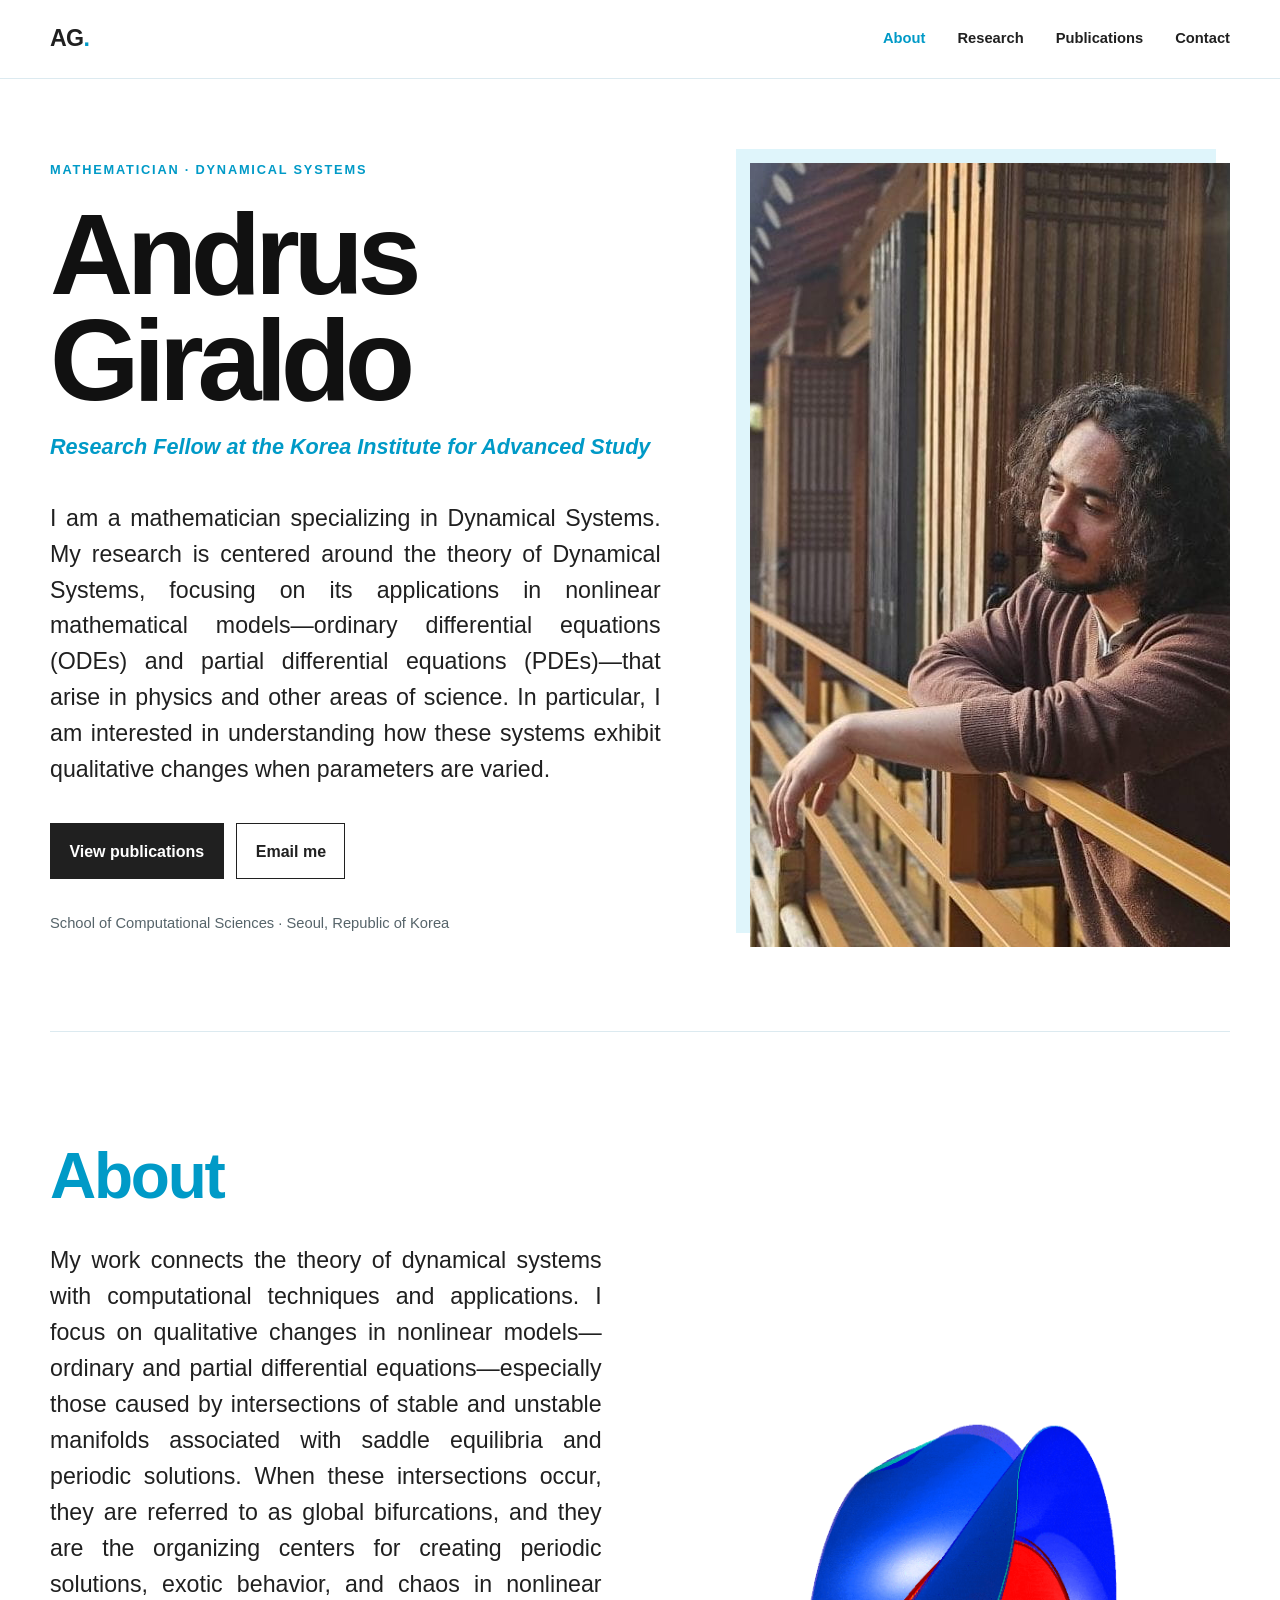
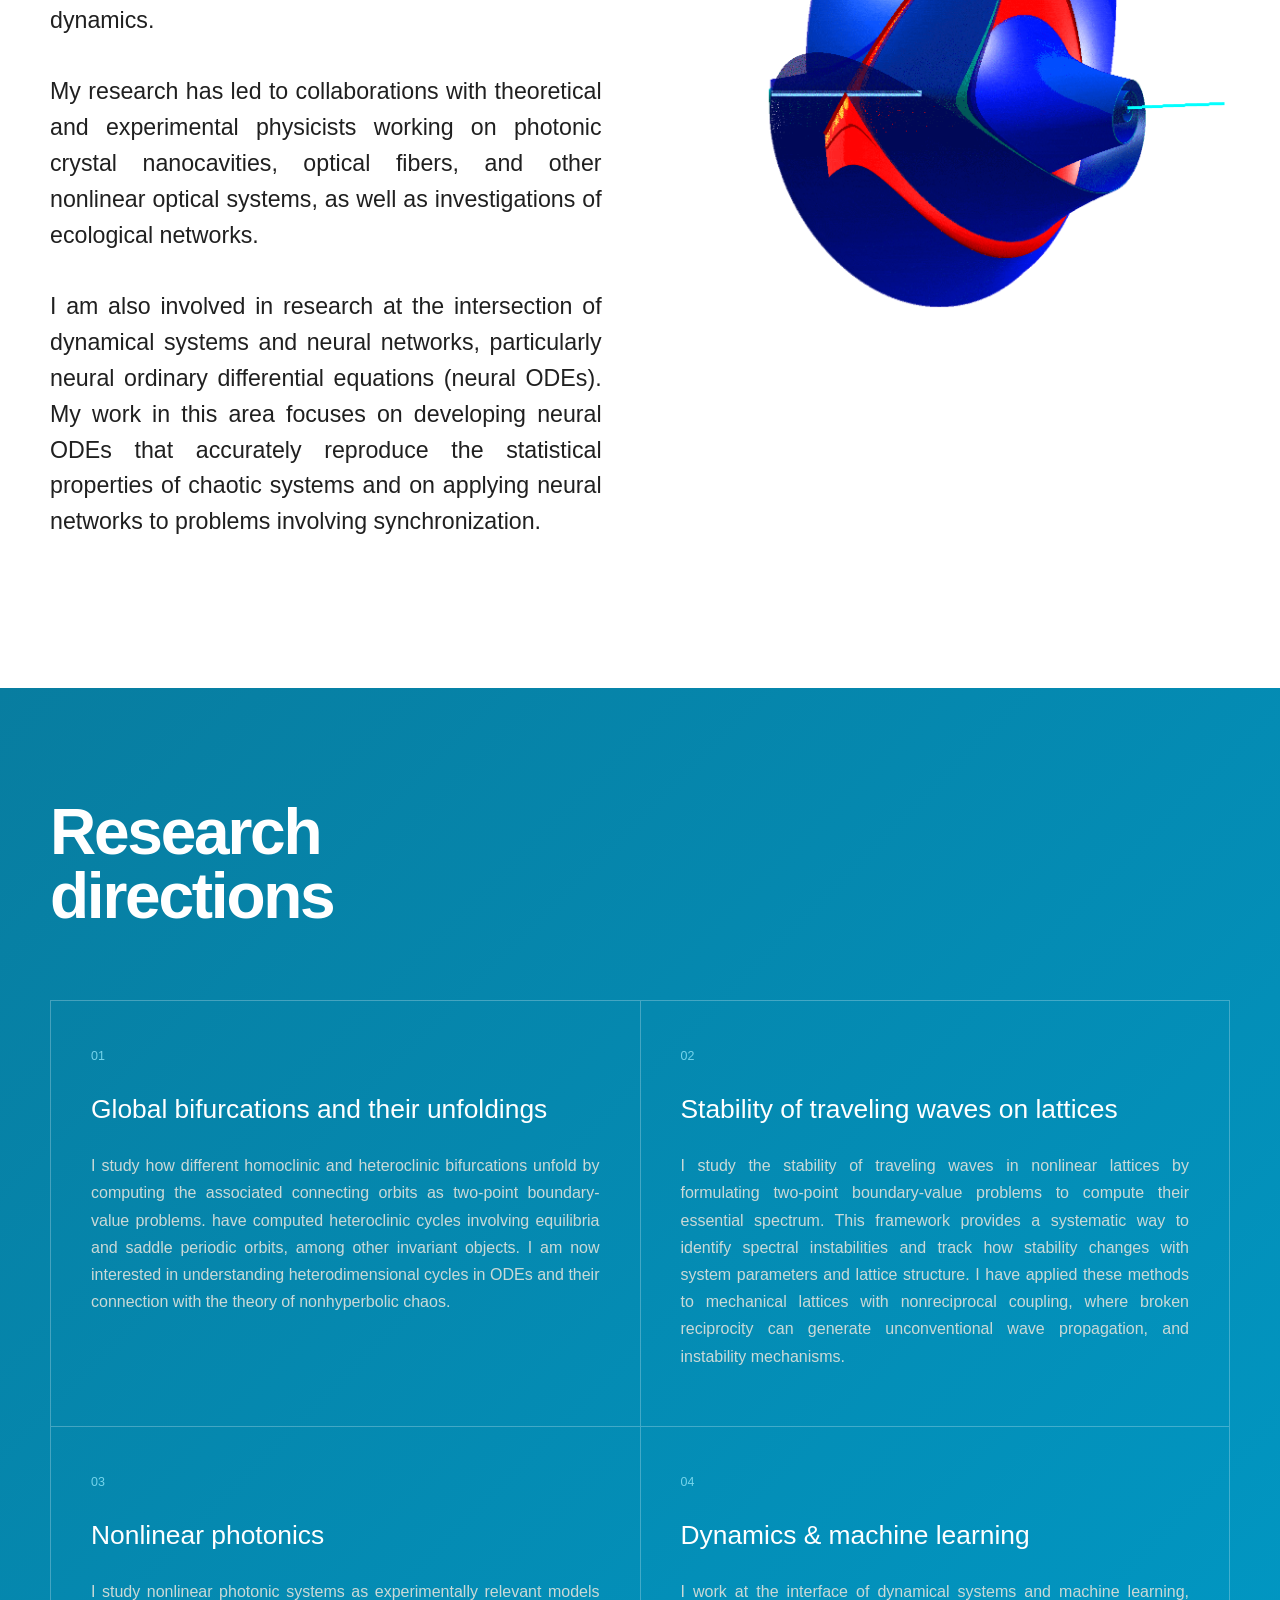
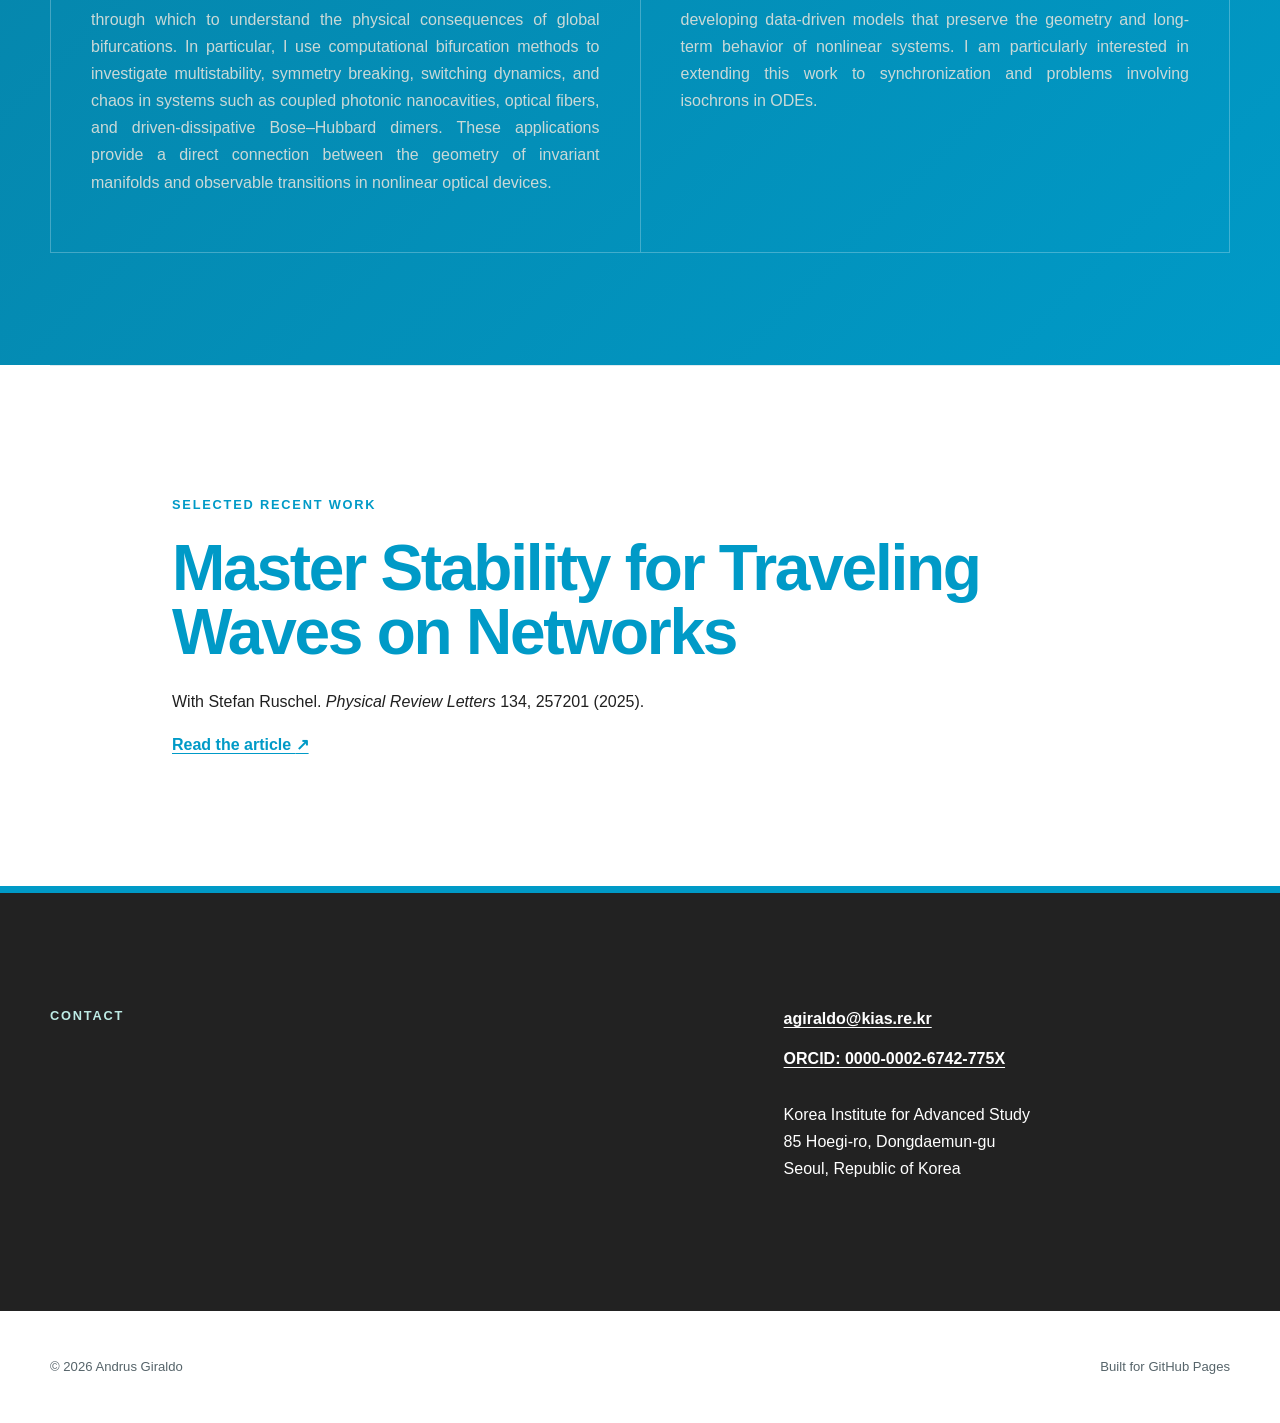
<file: index.html>
<!doctype html>
<html lang="en">
<head>
  <meta charset="utf-8">
  <meta name="viewport" content="width=device-width, initial-scale=1">
  <meta name="description" content="Andrus Giraldo — mathematician working in dynamical systems, bifurcation theory, nonlinear waves, and scientific machine learning.">
  <title>Andrus Giraldo | Dynamical Systems</title>
  <link rel="stylesheet" href="styles.css">
</head>
<body>
  <a class="skip-link" href="#main">Skip to content</a>
  <header class="site-header">
    <nav class="nav shell" aria-label="Primary navigation">
      <a class="wordmark" href="index.html">AG<span>.</span></a>
      <button class="menu-toggle" type="button" aria-expanded="false" aria-controls="nav-links">Menu</button>
      <div class="nav-links" id="nav-links">
        <a class="active" href="index.html">About</a>
        <a href="index.html#research">Research</a>
        <a href="publications.html">Publications</a>
        <a href="index.html#contact">Contact</a>
      </div>
    </nav>
  </header>

  <main id="main">
    <section class="hero shell">
      <div class="hero-copy">
        <p class="eyebrow">Mathematician · Dynamical Systems</p>
        <h1>Andrus Giraldo</h1>
        <p class="role">Research Fellow at the Korea Institute for Advanced Study</p>
        <p class="lead">I am a mathematician specializing in Dynamical Systems. My research is centered around the theory of Dynamical Systems, focusing on its applications in nonlinear mathematical models—ordinary differential equations (ODEs) and partial differential equations (PDEs)—that arise in physics and other areas of science. In particular, I am interested in understanding how these systems exhibit qualitative changes when parameters are varied.</p>
        <div class="hero-actions">
          <a class="button primary" href="publications.html">View publications</a>
          <a class="button secondary" href="mailto:agiraldo@kias.re.kr">Email me</a>
        </div>
        <p class="position">School of Computational Sciences · Seoul, Republic of Korea</p>
      </div>
      <figure class="portrait-wrap">
        <img class="portrait" src="assets/andrus-giraldo.jpg" width="583" height="784" alt="Portrait of Andrus Giraldo">
        <!-- <figcaption>Research Fellow, Korea Institute for Advanced Study</figcaption> -->
      </figure>
    </section>

    <section class="statement shell" aria-labelledby="about-heading">
      <div class="about-copy">
        <h2 id="about-heading">About</h2>
        <p class="lead">My work connects the theory of dynamical systems with computational techniques and applications. I focus on qualitative changes in nonlinear models—ordinary and partial differential equations—especially those caused by intersections of stable and unstable manifolds associated with saddle equilibria and periodic solutions. When these intersections occur, they are referred to as global bifurcations, and they are the organizing centers for creating periodic solutions, exotic behavior, and chaos in nonlinear dynamics.</p>
	<p class="lead">My research has led to collaborations with theoretical and experimental physicists working on photonic crystal nanocavities, optical fibers, and other nonlinear optical systems, as well as investigations of ecological networks.</p>
	<p class="lead">I am also involved in research at the intersection of dynamical systems and neural networks, particularly neural ordinary differential equations (neural ODEs). My work in this area focuses on developing neural ODEs that accurately reproduce the statistical properties of chaotic systems and on applying neural networks to problems involving synchronization.</p>
      </div>
      <figure class="animation-wrap">
        <img src="assets/animationWebNoWhite.gif" width="360" height="500" alt="Animated visualization of a dynamical system">
        <!--  <figcaption>A geometric view of nonlinear dynamics.</figcaption>-->
      </figure>
    </section>

    <section class="research-section" id="research" aria-labelledby="research-heading">
      <div class="shell">
        <div class="section-heading">
          <!-- <p class="section-number">02</p> -->
          <h2 id="research-heading">Research directions</h2>
        </div>
        <div class="research-grid">
          <article>
            <span>01</span>
            <h3>Global bifurcations and their unfoldings</h3>
            <p style="text-align: justify;">I study how different homoclinic and heteroclinic bifurcations unfold by computing the associated connecting orbits as two-point boundary-value problems. have computed heteroclinic cycles involving equilibria and saddle periodic orbits, among other invariant objects. I am now interested in understanding heterodimensional cycles in ODEs and their connection with the theory of nonhyperbolic chaos.</p>
          </article>
          <article>
            <span>02</span>
            <h3>Stability of traveling waves on lattices</h3>
            <p style="text-align: justify;">I study the stability of traveling waves in nonlinear lattices by formulating two-point boundary-value problems to compute their essential spectrum. This framework provides a systematic way to identify spectral instabilities and track how stability changes with system parameters and lattice structure. I have applied these methods to mechanical lattices with nonreciprocal coupling, where broken reciprocity can generate unconventional wave propagation, and instability mechanisms.</p>
          </article>
          <article>
            <span>03</span>
            <h3>Nonlinear photonics</h3>
            <p style="text-align: justify;">I study nonlinear photonic systems as experimentally relevant models through which to understand the physical consequences of global bifurcations. In particular, I use computational bifurcation methods to investigate multistability, symmetry breaking, switching dynamics, and chaos in systems such as coupled photonic nanocavities, optical fibers, and driven-dissipative Bose–Hubbard dimers. These applications provide a direct connection between the geometry of invariant manifolds and observable transitions in nonlinear optical devices.</p>
          </article>
          <article>
            <span>04</span>
            <h3>Dynamics &amp; machine learning</h3>
            <p style="text-align: justify;">I work at the interface of dynamical systems and machine learning, developing data-driven models that preserve the geometry and long-term behavior of nonlinear systems. I am particularly interested in extending this work to synchronization and problems involving isochrons in ODEs.</p>
          </article>
        </div>
      </div>
    </section>

    <section class="featured shell" aria-labelledby="featured-heading">
      <p class="section-number"> </p>
      <div>
        <p class="eyebrow">Selected recent work</p>
        <h2 id="featured-heading">Master Stability for Traveling Waves on Networks</h2>
        <p>With Stefan Ruschel. <em>Physical Review Letters</em> 134, 257201 (2025).</p>
        <a class="text-link" href="https://doi.org/10.1103/6v64-j5fd">Read the article <span aria-hidden="true">↗</span></a>
      </div>
    </section>

    <section class="contact-section" id="contact" aria-labelledby="contact-heading">
      <div class="shell contact-grid">
        <div>
          <p class="eyebrow light">Contact</p>
          <!-- <h2 id="contact-heading">Let’s discuss mathematics.</h2> -->
        </div>
        <address>
          <a href="mailto:agiraldo@kias.re.kr">agiraldo@kias.re.kr</a>
          <a href="https://orcid.org/0000-0002-6742-775X">ORCID: 0000-0002-6742-775X</a>
          <p>Korea Institute for Advanced Study<br>85 Hoegi-ro, Dongdaemun-gu<br>Seoul, Republic of Korea</p>
        </address>
      </div>
    </section>
  </main>

  <footer class="site-footer shell">
    <p>© <span id="year"></span> Andrus Giraldo</p>
    <p>Built for GitHub Pages</p>
  </footer>
  <script src="script.js"></script>
</body>
</html>
</file>
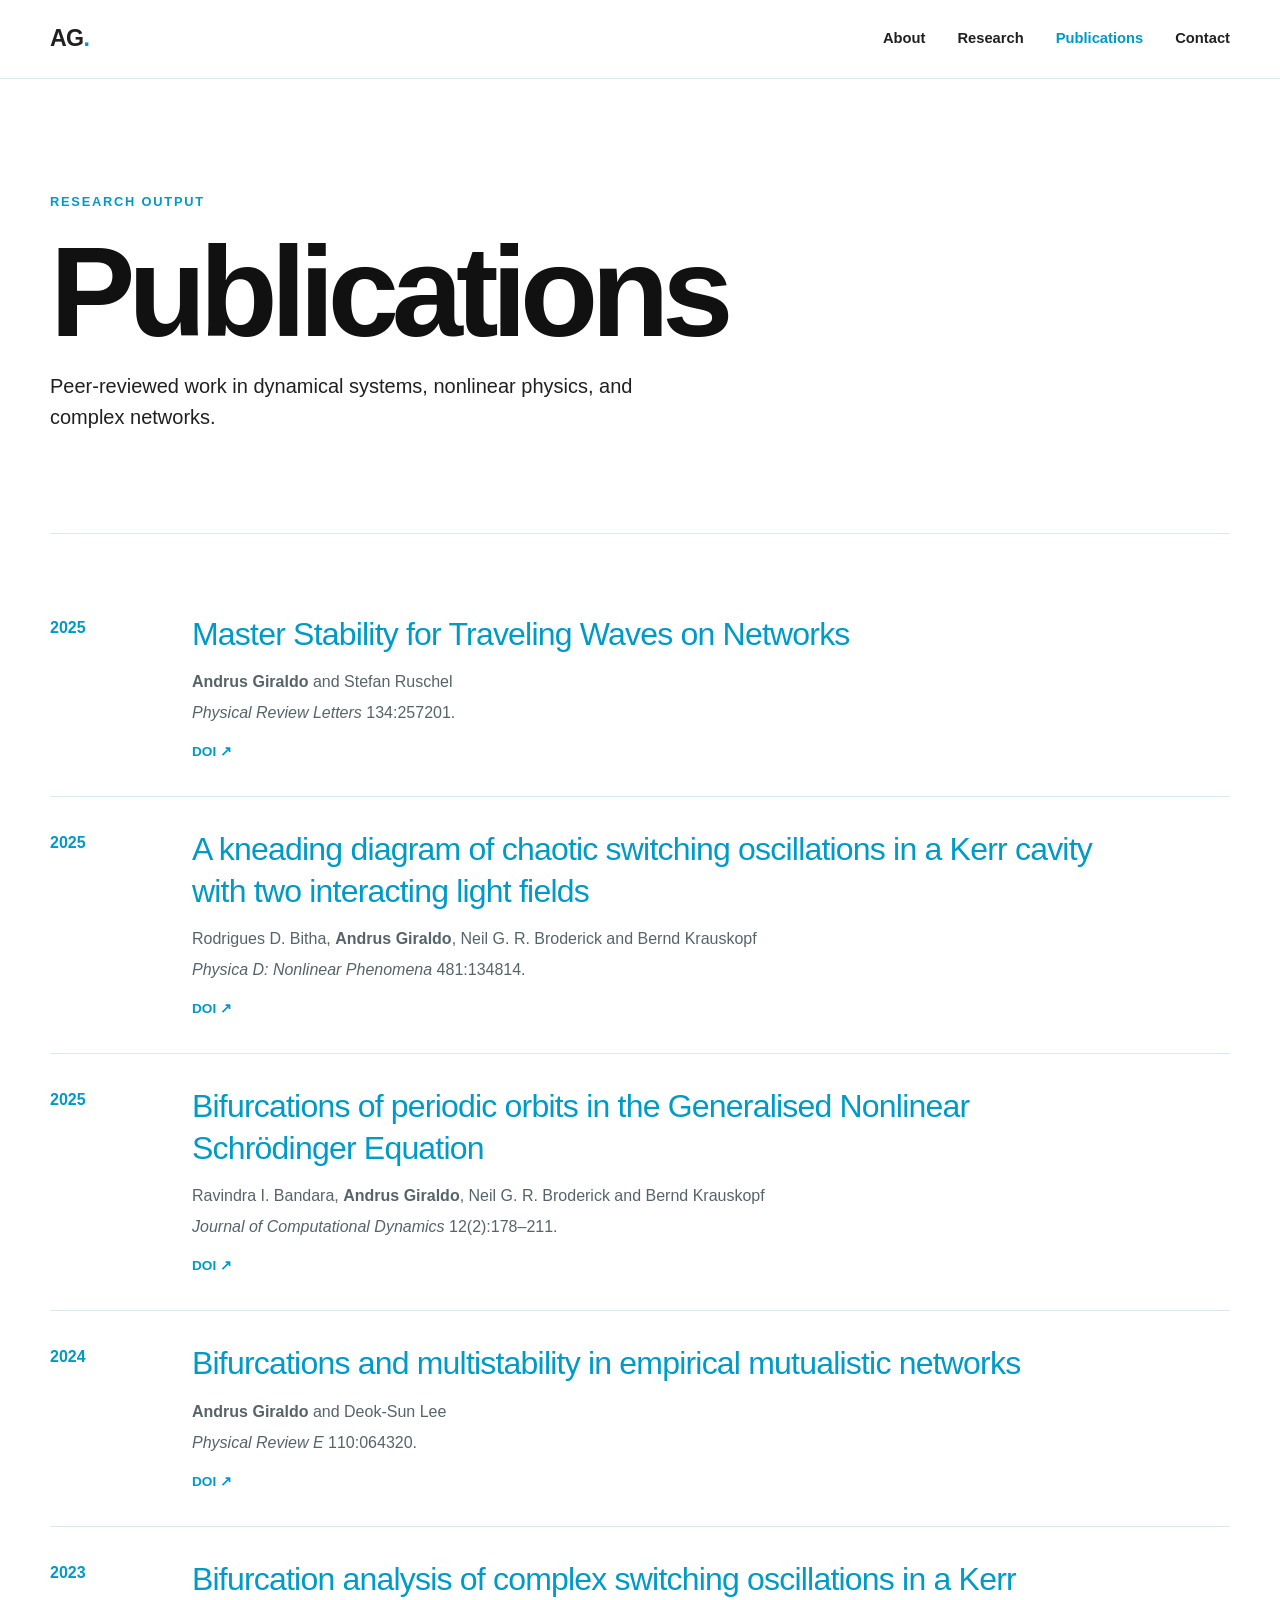
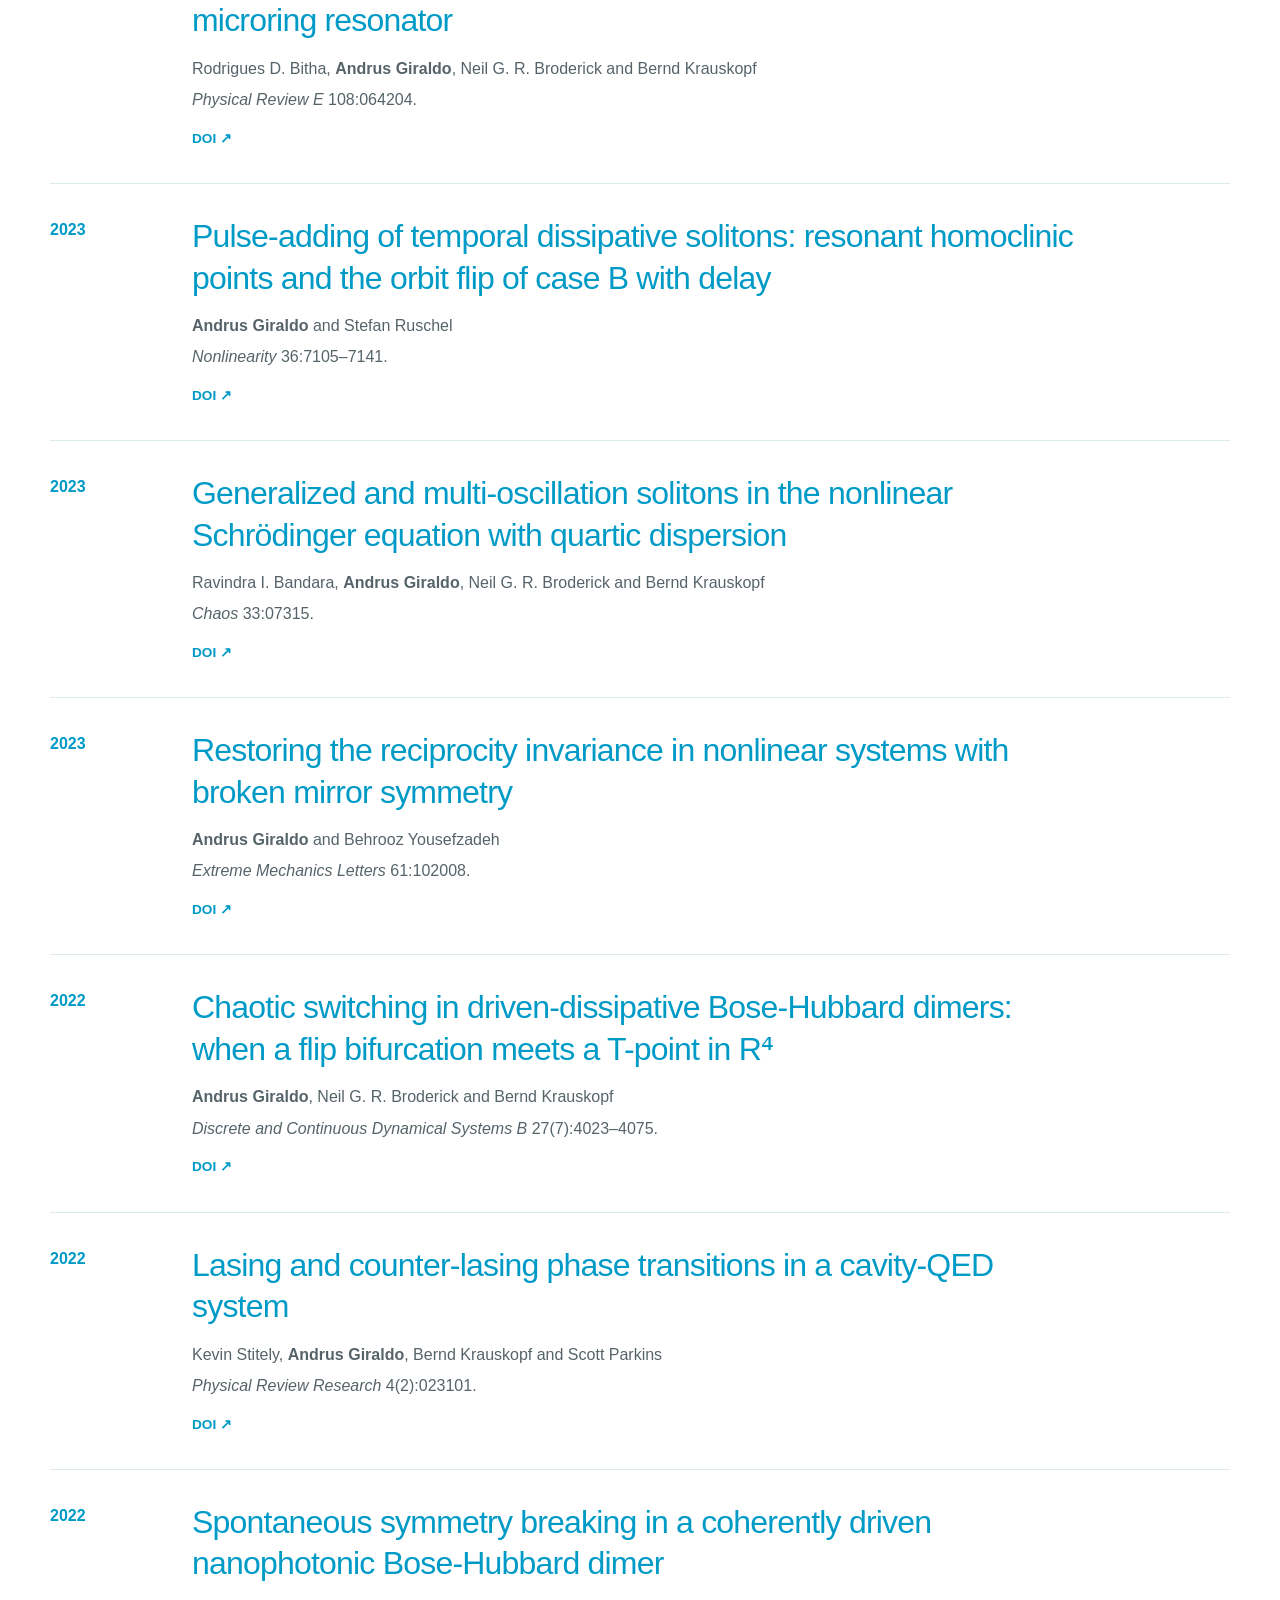
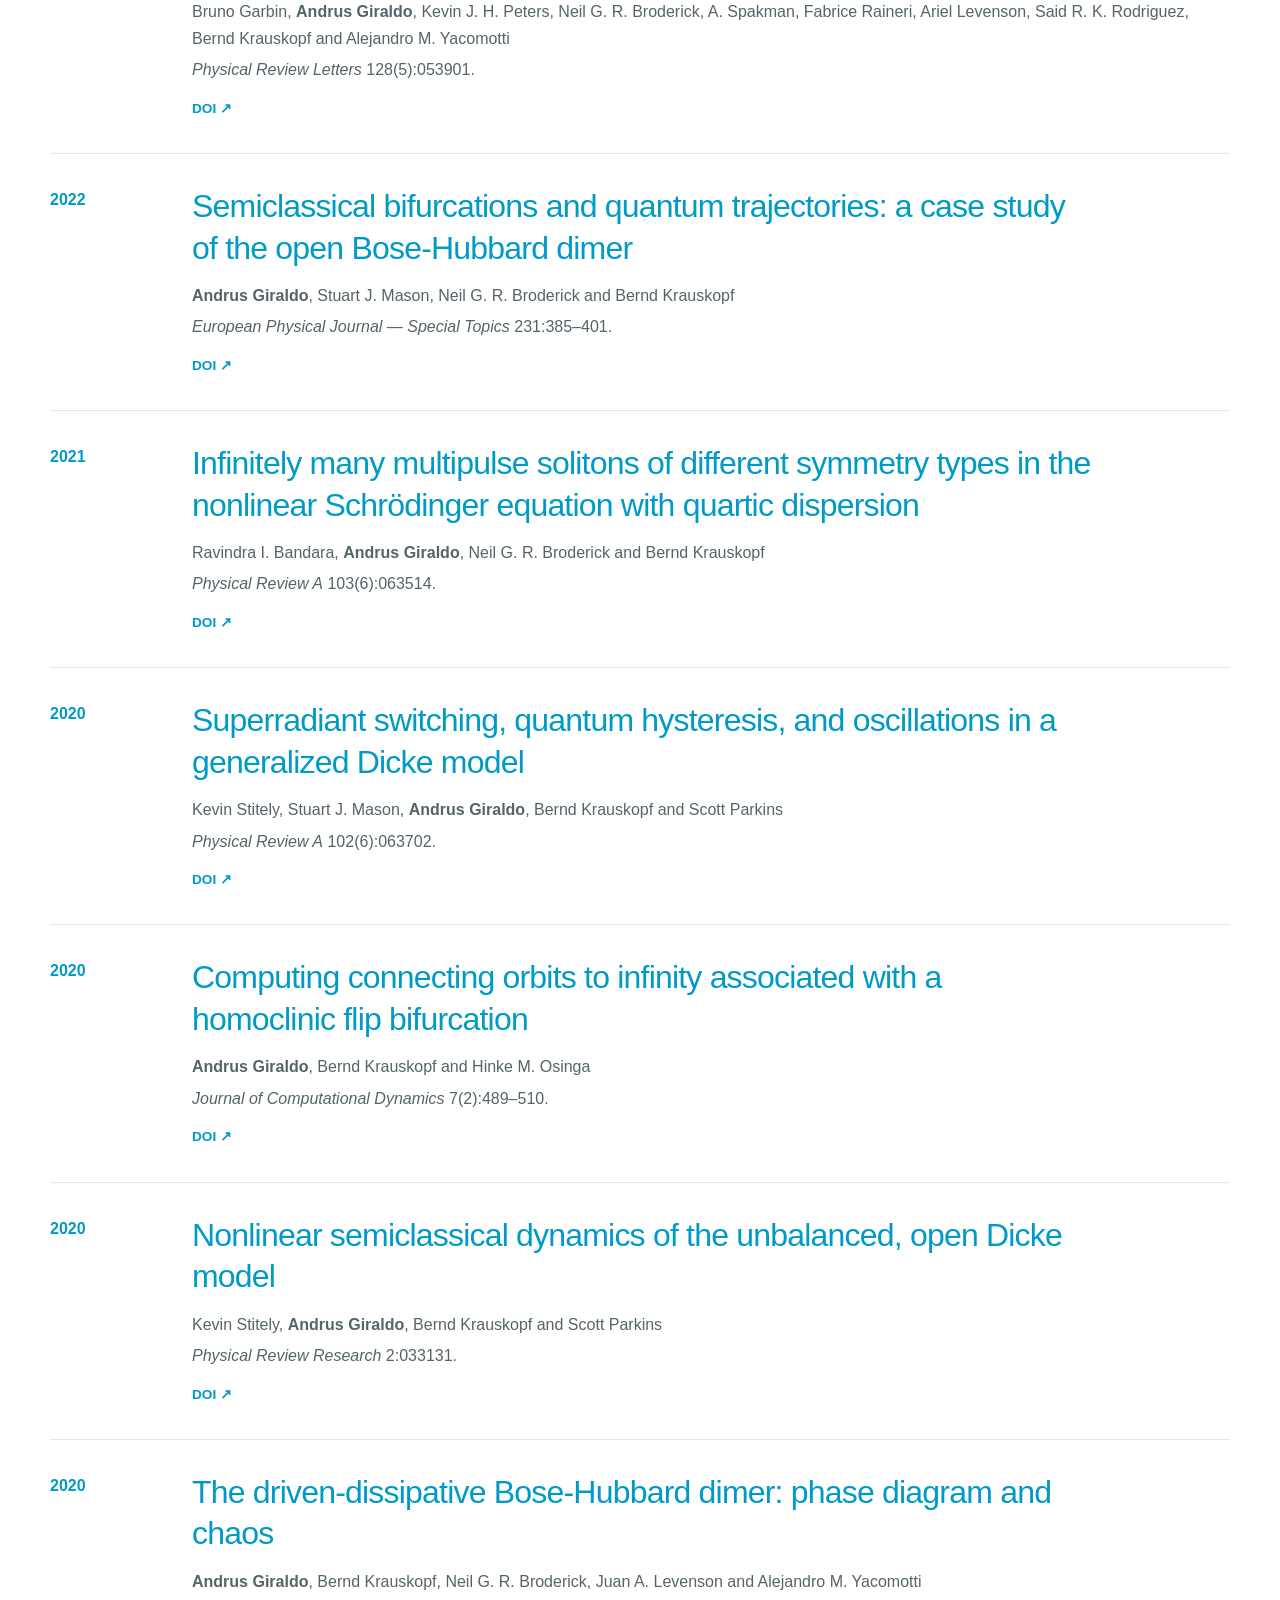
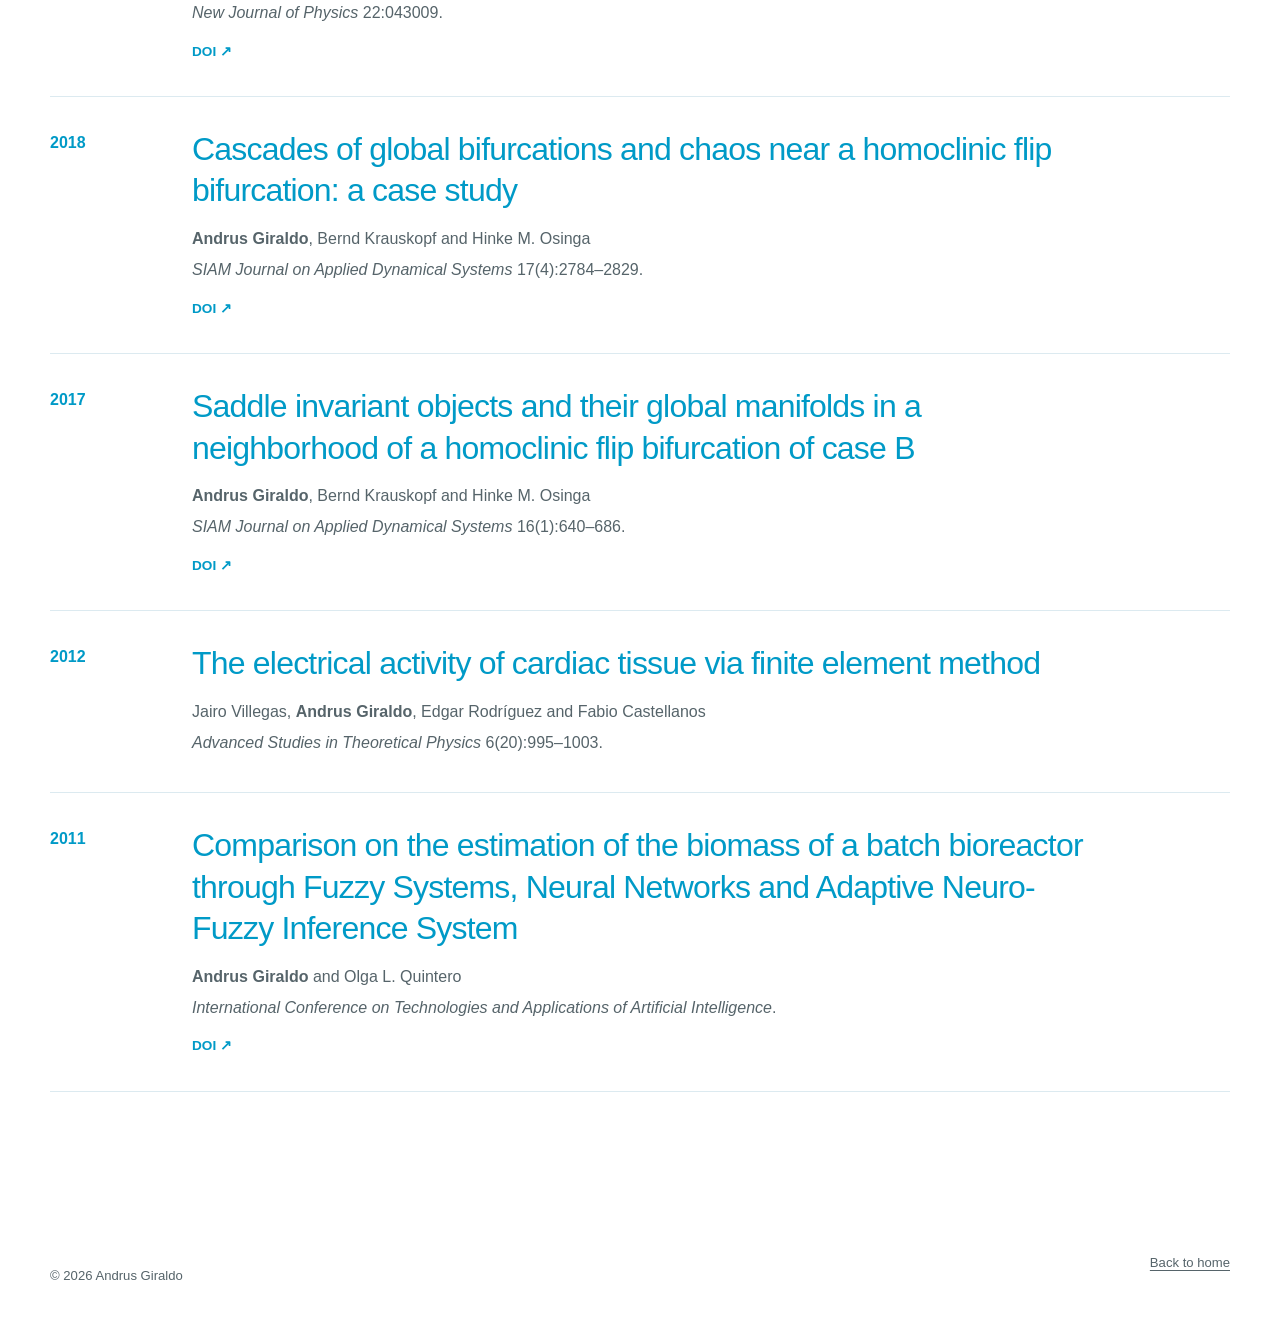
<file: publications.html>
<!doctype html>
<html lang="en">
<head>
  <meta charset="utf-8">
  <meta name="viewport" content="width=device-width, initial-scale=1">
  <meta name="description" content="Research publications by Andrus Giraldo in dynamical systems, nonlinear physics and applied mathematics.">
  <title>Publications | Andrus Giraldo</title>
  <link rel="stylesheet" href="styles.css">
</head>
<body>
  <a class="skip-link" href="#main">Skip to content</a>
  <header class="site-header">
    <nav class="nav shell" aria-label="Primary navigation">
      <a class="wordmark" href="index.html">AG<span>.</span></a>
      <button class="menu-toggle" type="button" aria-expanded="false" aria-controls="nav-links">Menu</button>
      <div class="nav-links" id="nav-links">
        <a href="index.html">About</a>
        <a href="index.html#research">Research</a>
        <a class="active" href="publications.html">Publications</a>
        <a href="index.html#contact">Contact</a>
      </div>
    </nav>
  </header>
  <main id="main">
    <header class="page-heading shell">
      <p class="eyebrow">Research output</p>
      <h1>Publications</h1>
      <p>Peer-reviewed work in dynamical systems, nonlinear physics, and complex networks.</p>
    </header>
    <section class="publication-section shell" aria-label="Publication list">
      <ol class="publication-list" reversed>
        <li><div class="pub-year">2025</div><div><h2>Master Stability for Traveling Waves on Networks</h2><p><strong>Andrus Giraldo</strong> and Stefan Ruschel</p><p><em>Physical Review Letters</em> 134:257201.</p><a href="https://doi.org/10.1103/6v64-j5fd">DOI ↗</a></div></li>
        <li><div class="pub-year">2025</div><div><h2>A kneading diagram of chaotic switching oscillations in a Kerr cavity with two interacting light fields</h2><p>Rodrigues D. Bitha, <strong>Andrus Giraldo</strong>, Neil G. R. Broderick and Bernd Krauskopf</p><p><em>Physica D: Nonlinear Phenomena</em> 481:134814.</p><a href="https://doi.org/10.1016/j.physd.2025.134814">DOI ↗</a></div></li>
        <li><div class="pub-year">2025</div><div><h2>Bifurcations of periodic orbits in the Generalised Nonlinear Schrödinger Equation</h2><p>Ravindra I. Bandara, <strong>Andrus Giraldo</strong>, Neil G. R. Broderick and Bernd Krauskopf</p><p><em>Journal of Computational Dynamics</em> 12(2):178–211.</p><a href="https://doi.org/10.3934/jcd.2024021">DOI ↗</a></div></li>
        <li><div class="pub-year">2024</div><div><h2>Bifurcations and multistability in empirical mutualistic networks</h2><p><strong>Andrus Giraldo</strong> and Deok-Sun Lee</p><p><em>Physical Review E</em> 110:064320.</p><a href="https://doi.org/10.1103/PhysRevE.110.064320">DOI ↗</a></div></li>
        <li><div class="pub-year">2023</div><div><h2>Bifurcation analysis of complex switching oscillations in a Kerr microring resonator</h2><p>Rodrigues D. Bitha, <strong>Andrus Giraldo</strong>, Neil G. R. Broderick and Bernd Krauskopf</p><p><em>Physical Review E</em> 108:064204.</p><a href="https://doi.org/10.1103/PhysRevE.108.064204">DOI ↗</a></div></li>
        <li><div class="pub-year">2023</div><div><h2>Pulse-adding of temporal dissipative solitons: resonant homoclinic points and the orbit flip of case B with delay</h2><p><strong>Andrus Giraldo</strong> and Stefan Ruschel</p><p><em>Nonlinearity</em> 36:7105–7141.</p><a href="https://doi.org/10.1088/1361-6544/ad07ec">DOI ↗</a></div></li>
        <li><div class="pub-year">2023</div><div><h2>Generalized and multi-oscillation solitons in the nonlinear Schrödinger equation with quartic dispersion</h2><p>Ravindra I. Bandara, <strong>Andrus Giraldo</strong>, Neil G. R. Broderick and Bernd Krauskopf</p><p><em>Chaos</em> 33:07315.</p><a href="https://doi.org/10.1063/5.0152562">DOI ↗</a></div></li>
        <li><div class="pub-year">2023</div><div><h2>Restoring the reciprocity invariance in nonlinear systems with broken mirror symmetry</h2><p><strong>Andrus Giraldo</strong> and Behrooz Yousefzadeh</p><p><em>Extreme Mechanics Letters</em> 61:102008.</p><a href="https://doi.org/10.1016/j.eml.2023.102008">DOI ↗</a></div></li>
        <li><div class="pub-year">2022</div><div><h2>Chaotic switching in driven-dissipative Bose-Hubbard dimers: when a flip bifurcation meets a T-point in R⁴</h2><p><strong>Andrus Giraldo</strong>, Neil G. R. Broderick and Bernd Krauskopf</p><p><em>Discrete and Continuous Dynamical Systems B</em> 27(7):4023–4075.</p><a href="https://doi.org/10.3934/dcdsb.2021217">DOI ↗</a></div></li>
        <li><div class="pub-year">2022</div><div><h2>Lasing and counter-lasing phase transitions in a cavity-QED system</h2><p>Kevin Stitely, <strong>Andrus Giraldo</strong>, Bernd Krauskopf and Scott Parkins</p><p><em>Physical Review Research</em> 4(2):023101.</p><a href="https://doi.org/10.1103/PhysRevResearch.4.023101">DOI ↗</a></div></li>
        <li><div class="pub-year">2022</div><div><h2>Spontaneous symmetry breaking in a coherently driven nanophotonic Bose-Hubbard dimer</h2><p>Bruno Garbin, <strong>Andrus Giraldo</strong>, Kevin J. H. Peters, Neil G. R. Broderick, A. Spakman, Fabrice Raineri, Ariel Levenson, Said R. K. Rodriguez, Bernd Krauskopf and Alejandro M. Yacomotti</p><p><em>Physical Review Letters</em> 128(5):053901.</p><a href="https://doi.org/10.1103/PhysRevLett.128.053901">DOI ↗</a></div></li>
        <li><div class="pub-year">2022</div><div><h2>Semiclassical bifurcations and quantum trajectories: a case study of the open Bose-Hubbard dimer</h2><p><strong>Andrus Giraldo</strong>, Stuart J. Mason, Neil G. R. Broderick and Bernd Krauskopf</p><p><em>European Physical Journal — Special Topics</em> 231:385–401.</p><a href="https://doi.org/10.1140/epjs/s11734-021-00416-2">DOI ↗</a></div></li>
        <li><div class="pub-year">2021</div><div><h2>Infinitely many multipulse solitons of different symmetry types in the nonlinear Schrödinger equation with quartic dispersion</h2><p>Ravindra I. Bandara, <strong>Andrus Giraldo</strong>, Neil G. R. Broderick and Bernd Krauskopf</p><p><em>Physical Review A</em> 103(6):063514.</p><a href="https://doi.org/10.1103/PhysRevA.103.063514">DOI ↗</a></div></li>
        <li><div class="pub-year">2020</div><div><h2>Superradiant switching, quantum hysteresis, and oscillations in a generalized Dicke model</h2><p>Kevin Stitely, Stuart J. Mason, <strong>Andrus Giraldo</strong>, Bernd Krauskopf and Scott Parkins</p><p><em>Physical Review A</em> 102(6):063702.</p><a href="https://doi.org/10.1103/PhysRevA.102.063702">DOI ↗</a></div></li>
        <li><div class="pub-year">2020</div><div><h2>Computing connecting orbits to infinity associated with a homoclinic flip bifurcation</h2><p><strong>Andrus Giraldo</strong>, Bernd Krauskopf and Hinke M. Osinga</p><p><em>Journal of Computational Dynamics</em> 7(2):489–510.</p><a href="https://doi.org/10.3934/jcd.2020020">DOI ↗</a></div></li>
        <li><div class="pub-year">2020</div><div><h2>Nonlinear semiclassical dynamics of the unbalanced, open Dicke model</h2><p>Kevin Stitely, <strong>Andrus Giraldo</strong>, Bernd Krauskopf and Scott Parkins</p><p><em>Physical Review Research</em> 2:033131.</p><a href="https://doi.org/10.1103/PhysRevResearch.2.033131">DOI ↗</a></div></li>
        <li><div class="pub-year">2020</div><div><h2>The driven-dissipative Bose-Hubbard dimer: phase diagram and chaos</h2><p><strong>Andrus Giraldo</strong>, Bernd Krauskopf, Neil G. R. Broderick, Juan A. Levenson and Alejandro M. Yacomotti</p><p><em>New Journal of Physics</em> 22:043009.</p><a href="https://doi.org/10.1088/1367-2630/ab7539">DOI ↗</a></div></li>
        <li><div class="pub-year">2018</div><div><h2>Cascades of global bifurcations and chaos near a homoclinic flip bifurcation: a case study</h2><p><strong>Andrus Giraldo</strong>, Bernd Krauskopf and Hinke M. Osinga</p><p><em>SIAM Journal on Applied Dynamical Systems</em> 17(4):2784–2829.</p><a href="https://doi.org/10.1137/17M1149675">DOI ↗</a></div></li>
        <li><div class="pub-year">2017</div><div><h2>Saddle invariant objects and their global manifolds in a neighborhood of a homoclinic flip bifurcation of case B</h2><p><strong>Andrus Giraldo</strong>, Bernd Krauskopf and Hinke M. Osinga</p><p><em>SIAM Journal on Applied Dynamical Systems</em> 16(1):640–686.</p><a href="https://doi.org/10.1137/16M1097419">DOI ↗</a></div></li>
        <li><div class="pub-year">2012</div><div><h2>The electrical activity of cardiac tissue via finite element method</h2><p>Jairo Villegas, <strong>Andrus Giraldo</strong>, Edgar Rodríguez and Fabio Castellanos</p><p><em>Advanced Studies in Theoretical Physics</em> 6(20):995–1003.</p></div></li>
        <li><div class="pub-year">2011</div><div><h2>Comparison on the estimation of the biomass of a batch bioreactor through Fuzzy Systems, Neural Networks and Adaptive Neuro-Fuzzy Inference System</h2><p><strong>Andrus Giraldo</strong> and Olga L. Quintero</p><p><em>International Conference on Technologies and Applications of Artificial Intelligence</em>.</p><a href="https://doi.org/10.1109/TAAI.2011.15">DOI ↗</a></div></li>
      </ol>
    </section>
  </main>
  <footer class="site-footer shell"><p>© <span id="year"></span> Andrus Giraldo</p><a href="index.html">Back to home</a></footer>
  <script src="script.js"></script>
</body>
</html>
</file>
<file: styles.css>
:root {
  --ink: #202020;
  --paper: #ffffff;
  --white: #fff;
  --teal: #009ac7;
  --aqua: #75d4eb;
  --navy: #173d4a;
  --line: #dceaf0;
  --muted: #56646a;
  --sans: "PT Sans", "Open Sans", Arial, sans-serif;
  --serif: "PT Sans", "Open Sans", Arial, sans-serif;
}
* { box-sizing: border-box; }
html { scroll-behavior: smooth; }
body { margin: 0; background: var(--paper); color: var(--ink); font: 400 1rem/1.7 var(--sans); }
a { color: inherit; text-underline-offset: .2em; }
img { display: block; max-width: 100%; }
.shell { width: min(1180px, calc(100% - 3rem)); margin-inline: auto; }
.skip-link { position: fixed; left: 1rem; top: -5rem; z-index: 100; padding: .75rem 1rem; background: var(--white); }
.skip-link:focus { top: 1rem; }
.site-header { border-bottom: 1px solid var(--line); background: rgba(255,255,255,.96); position: sticky; top: 0; z-index: 20; backdrop-filter: blur(10px); }
.nav { min-height: 78px; display: flex; align-items: center; justify-content: space-between; }
.wordmark { font: 700 1.45rem/1 var(--serif); text-decoration: none; letter-spacing: -.03em; }
.wordmark span { color: var(--teal); }
.nav-links { display: flex; gap: 2rem; align-items: center; }
.nav-links a { text-decoration: none; font-size: .92rem; font-weight: 650; }
.nav-links a.active, .nav-links a:hover { color: var(--teal); }
.menu-toggle { display: none; border: 1px solid var(--ink); background: transparent; padding: .5rem .75rem; font: inherit; }
.hero { display: grid; grid-template-columns: 1.12fr .88fr; gap: clamp(3rem, 7vw, 7rem); align-items: center; min-height: calc(100vh - 78px); padding-block: 5rem; }
.eyebrow { margin: 0 0 1.25rem; color: var(--teal); text-transform: uppercase; letter-spacing: .14em; font-weight: 750; font-size: .8rem; }
.hero h1, .page-heading h1 { margin: 0; color: #111; font: 700 clamp(4rem, 9vw, 7.8rem)/.92 var(--serif); letter-spacing: -.055em; }
.role { margin: 1rem 0 0; color: var(--teal); font-size: clamp(1.05rem, 2vw, 1.35rem); font-weight: 700; font-style: italic; }
.lead { max-width: 760px; margin: 2.2rem 0; font: 400 clamp(1.15rem, 2vw, 1.45rem)/1.55 var(--serif); text-align: justify;}
.hero-actions { display: flex; gap: .8rem; flex-wrap: wrap; }
.button { display: inline-block; padding: .83rem 1.15rem; border: 1px solid var(--ink); text-decoration: none; font-weight: 700; }
.button.primary { color: var(--white); background: var(--ink); }
.button:hover { color: var(--white); background: var(--teal); border-color: var(--teal); }
.position { margin-top: 2rem; color: var(--muted); font-size: .92rem; }
.portrait-wrap { margin: 0; position: relative; }
.portrait { width: 100%; aspect-ratio: 3/4; object-fit: cover; }
.portrait-wrap::before { content: ""; position: absolute; inset: -14px 14px 14px -14px; background: #dff5fb; z-index: -1; }
.portrait-wrap figcaption { margin-top: 1rem; color: var(--muted); font-size: .78rem; }
.statement { display: grid; grid-template-columns: 1fr 1fr; gap: clamp(2.5rem, 6vw, 6rem); align-items: center; padding-block: 7rem; border-top: 1px solid var(--line); }
.featured { display: grid; grid-template-columns: 90px 1fr; gap: 2rem; padding-block: 8rem; border-top: 1px solid var(--line); }
.section-number { margin: .35rem 0; color: var(--teal); font: 700 .8rem/1 var(--sans); }
h2 { margin: 0 0 1.5rem; color: var(--teal); font: 700 clamp(2.6rem, 5vw, 4.6rem)/1 var(--serif); letter-spacing: -.035em; }
.large-copy { margin-top: 0; font: 400 clamp(1.35rem, 2.3vw, 2rem)/1.45 var(--serif); }
.statement > div { max-width: 900px; }
.animation-wrap { margin: 0; }
.animation-wrap img { width: 100%; background: #fff; }
.animation-wrap figcaption { margin-top: .75rem; color: var(--muted); font-size: .82rem; text-align: center; }
.research-section { background: linear-gradient(135deg, #087da0, #009ac7); color: var(--white); padding-block: 7rem; }
.research-section h2, .contact-section h2 { color: var(--white); }
.section-heading { display: grid; grid-template-columns: 90px 1fr; gap: 2rem; }
.research-grid { display: grid; grid-template-columns: repeat(2, 1fr); margin-top: 3rem; border-top: 1px solid rgba(255,255,255,.25); border-left: 1px solid rgba(255,255,255,.25); }
.research-grid article { padding: 2.5rem; border-right: 1px solid rgba(255,255,255,.25); border-bottom: 1px solid rgba(255,255,255,.25); }
.research-grid article > span { color: var(--aqua); font-size: .78rem; }
.research-grid h3 { font: 400 1.65rem/1.2 var(--serif); }
.research-grid p { color: #cad9d7; }
.featured h2 { max-width: 880px; }
.text-link { color: var(--teal); font-weight: 750; }
.contact-section { background: #222; color: var(--white); padding-block: 7rem; border-top: 7px solid var(--teal); }
.contact-grid { display: grid; grid-template-columns: 1.2fr .8fr; gap: 4rem; }
.eyebrow.light { color: #bdece5; }
address { font-style: normal; display: flex; flex-direction: column; gap: .8rem; }
address a { font-weight: 700; }
.site-footer { display: flex; justify-content: space-between; gap: 1rem; padding-block: 2rem; font-size: .82rem; color: var(--muted); }
.page-heading { padding-block: 7rem 5rem; border-bottom: 1px solid var(--line); }
.page-heading h1 { font-size: clamp(4rem, 10vw, 8rem); }
.page-heading > p:last-child { max-width: 650px; font: 400 1.25rem/1.55 var(--serif); }
.publication-section { padding-block: 3rem 8rem; }
.publication-list { list-style: none; padding: 0; margin: 0; }
.publication-list li { display: grid; grid-template-columns: 110px 1fr; gap: 2rem; padding: 2rem 0; border-bottom: 1px solid var(--line); }
.pub-year { color: var(--teal); font-weight: 800; }
.publication-list h2 { max-width: 900px; margin: 0 0 .8rem; font: 400 clamp(1.35rem, 2.5vw, 2rem)/1.3 var(--serif); letter-spacing: -.025em; }
.publication-list p { margin: .25rem 0; color: var(--muted); }
.publication-list a { display: inline-block; margin-top: .6rem; color: var(--teal); font-size: .85rem; font-weight: 800; text-decoration: none; }
@media (max-width: 760px) {
  .shell { width: min(100% - 2rem, 1180px); }
  .menu-toggle { display: block; }
  .nav-links { display: none; position: absolute; top: 78px; left: 0; right: 0; background: var(--paper); border-bottom: 1px solid var(--line); padding: 1.25rem 1rem; flex-direction: column; align-items: flex-start; }
  .nav-links.open { display: flex; }
  .hero { grid-template-columns: 1fr; min-height: auto; padding-block: 4rem; }
  .hero h1 { font-size: clamp(4.1rem, 22vw, 6.5rem); }
  .portrait-wrap { width: min(88%, 420px); margin-inline: auto; }
  .statement, .featured, .section-heading { grid-template-columns: 1fr; gap: 2rem; padding-block: 5rem; }
  .research-grid, .contact-grid { grid-template-columns: 1fr; }
  .research-grid article { padding: 1.75rem; }
  .publication-list li { grid-template-columns: 1fr; gap: .5rem; }
  .page-heading { padding-block: 5rem 3rem; }
}
@media (prefers-reduced-motion: reduce) { html { scroll-behavior: auto; } }
</file>
